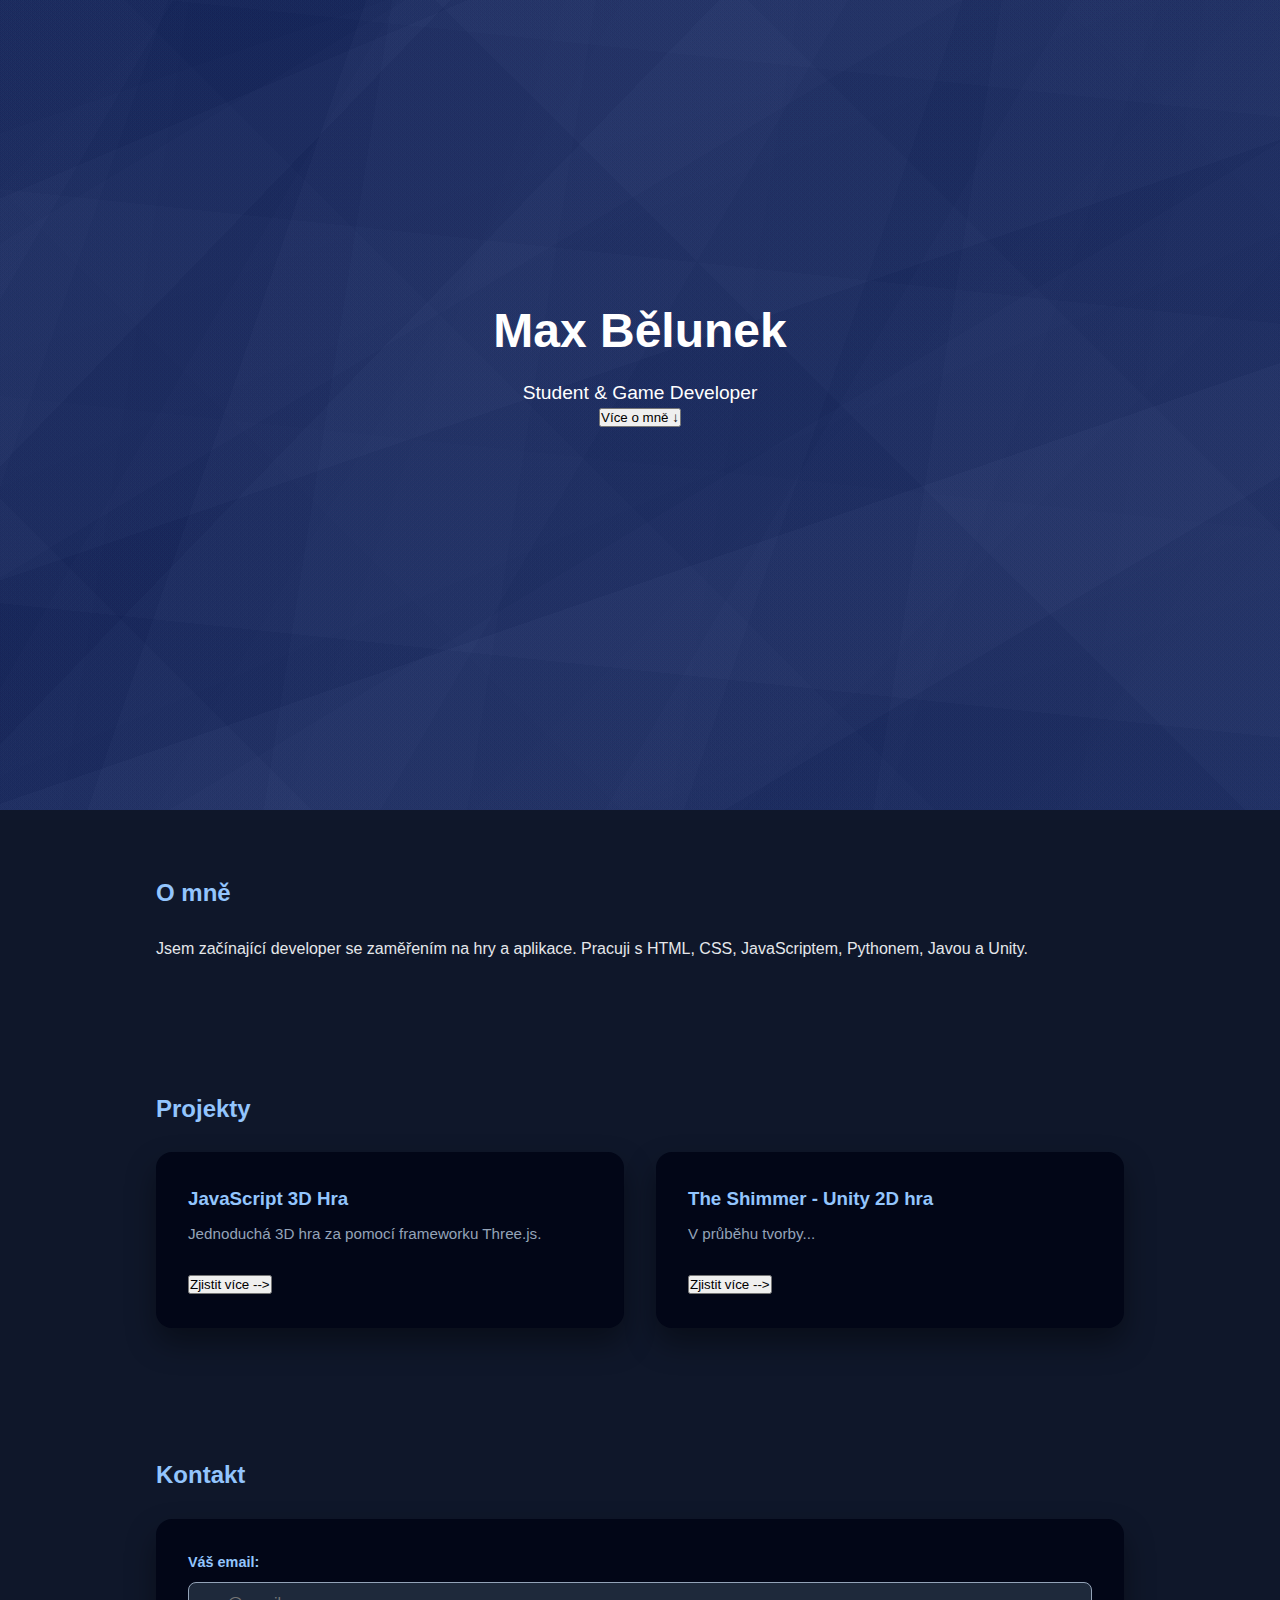
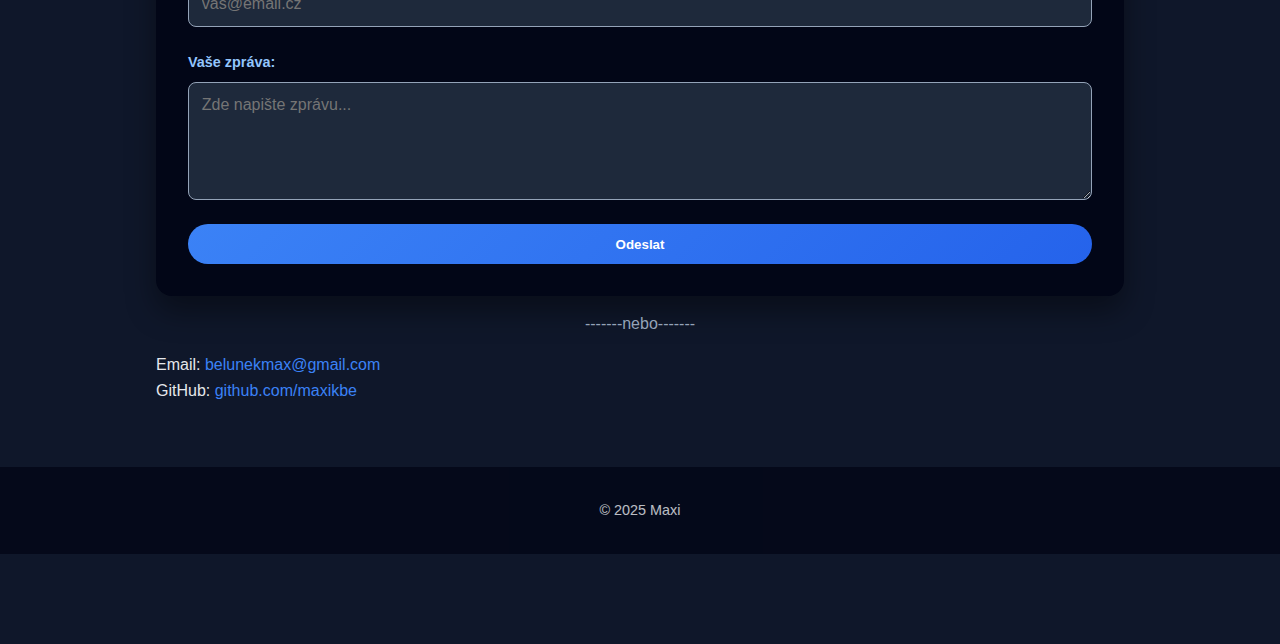
<file: index.html>
<!DOCTYPE html>
<html lang="cs">
    <head>
        <meta charset="UTF-8" />
        <meta name="viewport" content="width=device-width, initial-scale=1.0" />
        <title>Max Bělunek</title>
        <link rel="stylesheet" href="styles.css" />
        </head>
    <body>

        <header class="hero">
            <h1>Max Bělunek</h1>
            <p>Student & Game Developer</p>
            <button id="scrollBtn">Více o mně ↓</button>
        </header>

        <section id="about">
        <h2>O mně</h2>
            <p>
                Jsem začínající developer se zaměřením na hry a aplikace.
                Pracuji s HTML, CSS, JavaScriptem, Pythonem, Javou a Unity.
            </p>
        </section>

        <section id="projects">
        <h2>Projekty</h2>
            <div class="project-grid">
                <div class="project">
                    <h3>JavaScript 3D Hra</h3>
                    <p>Jednoduchá 3D hra za pomocí frameworku Three.js.</p>
                    <button>Zjistit více --></button>
                </div>
                <div class="project">
                    <h3>The Shimmer - Unity 2D hra</h3>
                    <p>V průběhu tvorby...</p>
                    <button>Zjistit více --></button>
                </div>
            </div>
        </section>

        <section id="contact">
            <h2>Kontakt</h2>

            <form action="https://formspree.io/f/mwvkdaag" method="POST" class="contact-form">
                <div class="form-group">
                    <label>Váš email:</label>
                    <input type="email" name="email" required placeholder="vas@email.cz">
                </div>
                <div class="form-group">
                    <label>Vaše zpráva:</label>
                    <textarea name="message" rows="5" required placeholder="Zde napište zprávu..."></textarea>
                </div>
                
                <input type="text" name="_gotcha" style="display:none">

                <button type="submit" class="submit-btn">Odeslat</button>
            </form>

            <p id="contact-breaker">-------nebo-------</p>

            <p>Email: <a href="mailto:belunekmax@gmail.com">belunekmax@gmail.com</a></p>
            <p>GitHub: <a href="#">github.com/maxikbe</a></p>
        </section>

        <footer>
            <p>© 2025 Maxi</p>
        </footer>

        <script src="index.js"></script>
    </body>
</html>
</file>
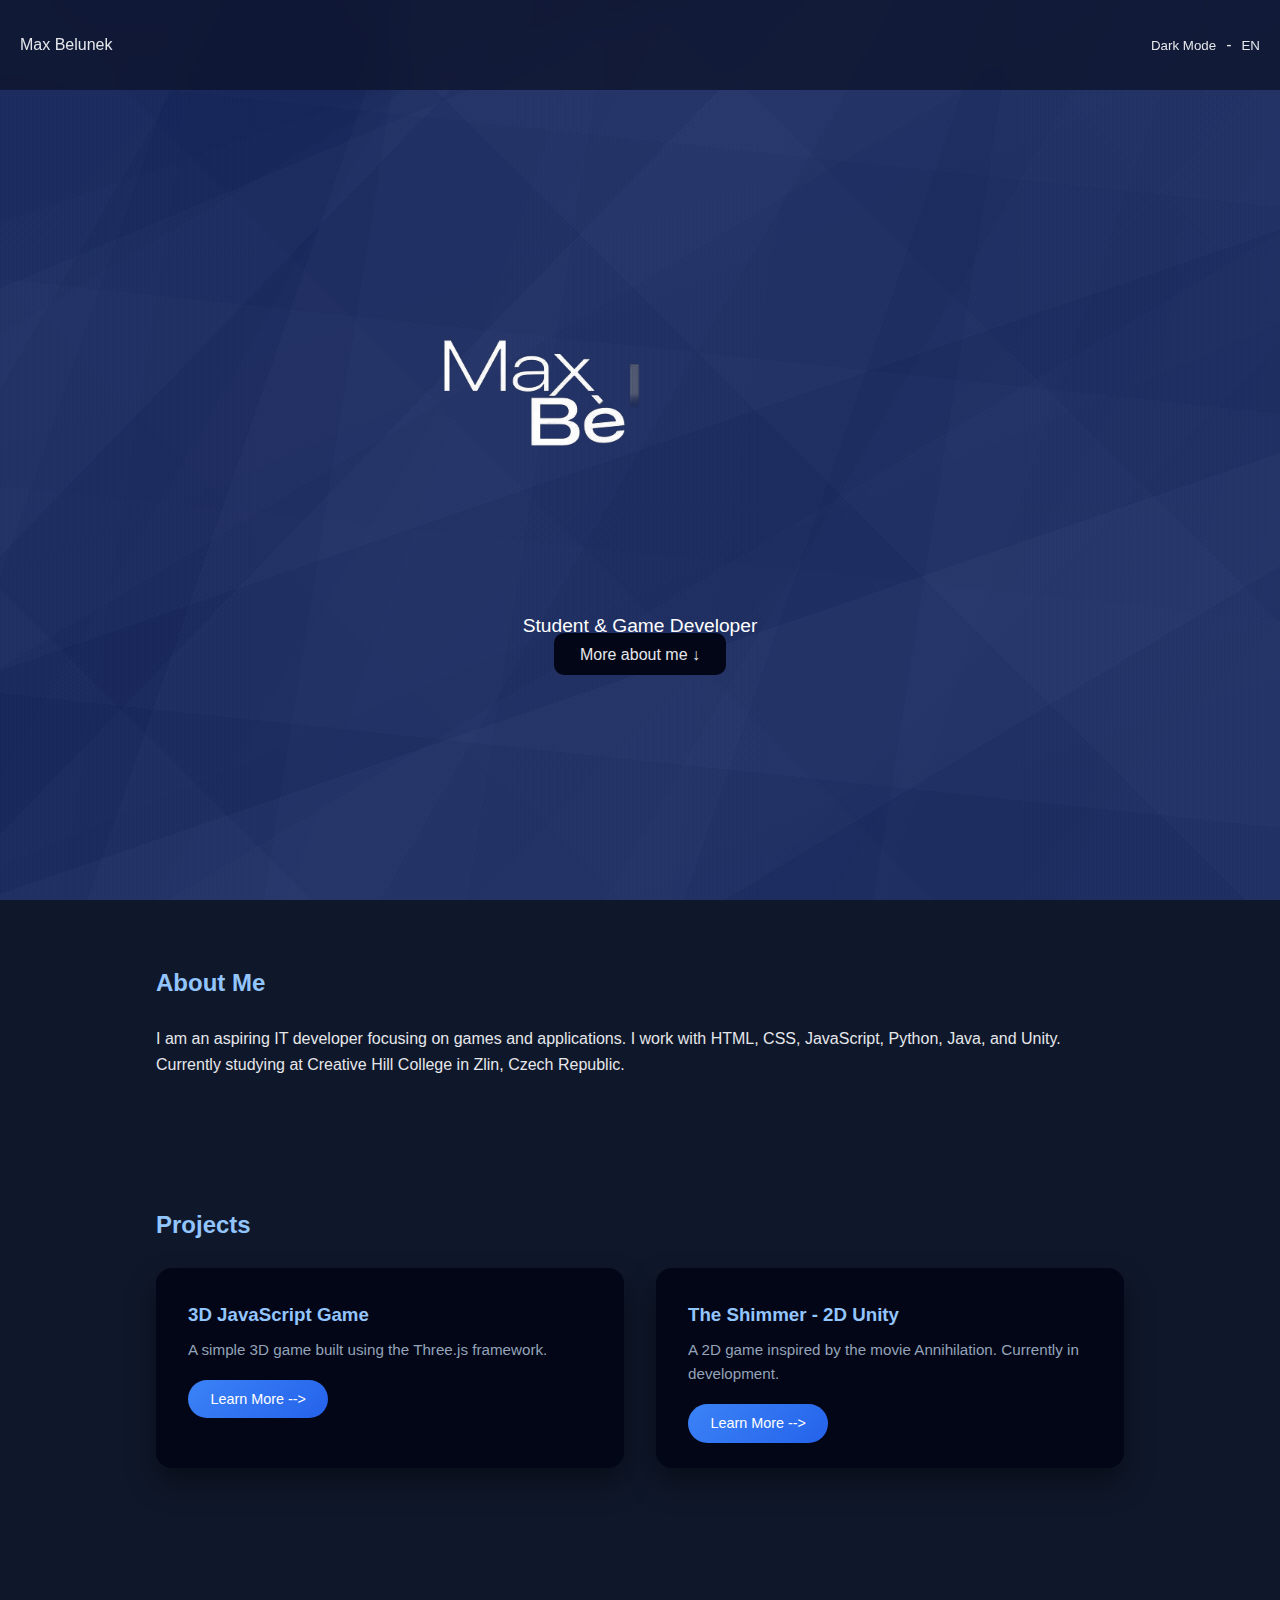
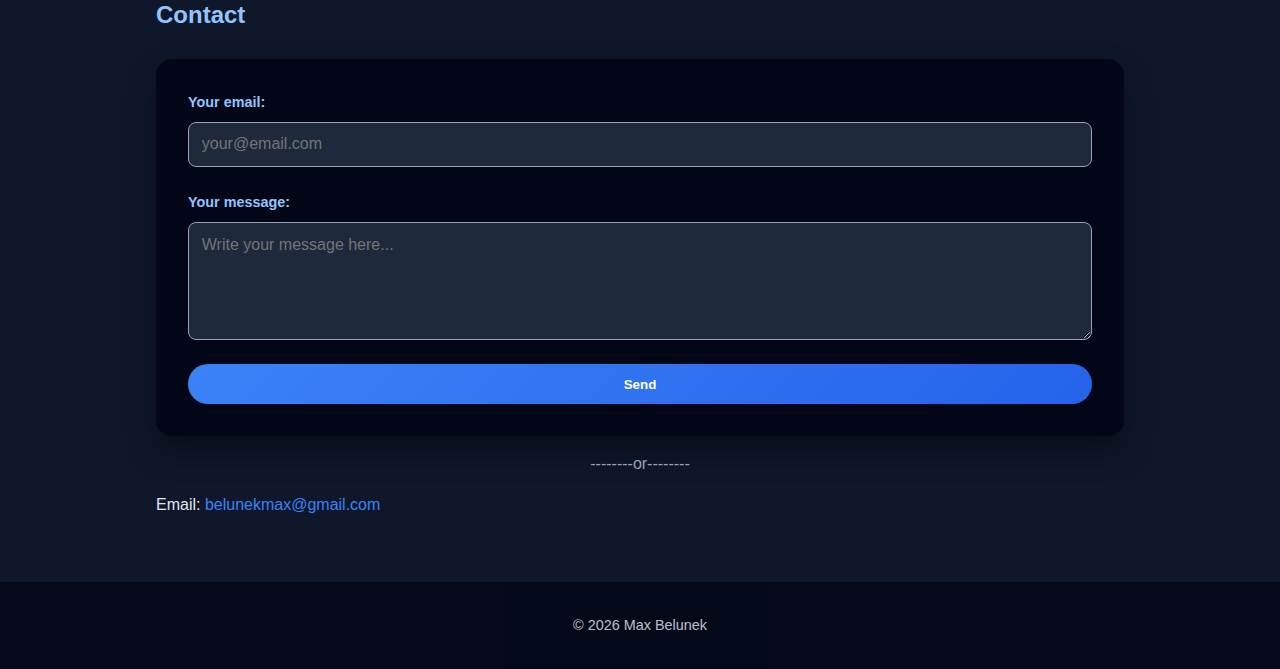
<file: en.html>
<!DOCTYPE html>
<html lang="en">
<head>
    <meta charset="UTF-8" />
    <meta name="viewport" content="width=device-width, initial-scale=1.0" />
    <title>Max Bělunek | Portfolio & Game Developer</title>
    <meta name="description" content="Max Belunek - Portfolio of a student and game developer specializing in Unity, JavaScript, and Java.">
    <meta name="keywords" content="Max Bělunek, game developer, herní vývojář, Unity, portfolio, Creative Hill College, CHC, Max, Belunek, Bělunek, IT">
    <link rel="canonical" href="https://belunekmax.me/en.html" />

    <meta property="og:description" content="Explore my projects in Unity and JavaScript." />
    <meta property="og:url" content="https://belunekmax.me/en.html" />
    <meta property="og:image" content="https://belunekmax.me/preview.png" />
    <meta property="og:image:type" content="image/png" />
    <meta property="og:image:width" content="1200" />
    <meta property="og:image:height" content="630" />
    <meta property="og:type" content="website" />

    <link rel="apple-touch-icon" sizes="180x180" href="apple-touch-icon.png">
    <link rel="icon" type="image/png" sizes="96x96" href="favicon-96x96.png">
    <link rel="icon" type="image/png" sizes="32x32" href="favicon-32x32.png">
    <link rel="icon" type="image/png" sizes="16x16" href="favicon-16x16.png">
    <link rel="icon" type="image/png" sizes="512x512" href="android-chrome-512x512.png">
    <link rel="icon" type="image/png" sizes="192x192" href="android-chrome-192x192.png">
    <link rel="icon" type="image/x-icon" href="favicon.ico">
    <link rel="manifest" href="site.webmanifest">

    <meta name="description" content="Portfolio of a student and game developer.">
    <link rel="alternate" hreflang="cs" href="https://belunekmax.me/index.html" />
    <link rel="alternate" hreflang="en" href="https://belunekmax.me/en.html" />
    <link rel="alternate" hreflang="x-default" href="https://belunekmax.me/index.html" />

    <link rel="stylesheet" href="styles.css" />
</head>
<body>
    <nav class="navigation-bar">
        <a href="en.html">Max Belunek</a>
        <div class="Changes-holder">
            <button id="theme-toggle">Light Mode</button>
            <p>-</p>
            <button id="language-change">EN</button>
        </div>
    </nav>
    <header class="hero">
        <h1  class="heroImageHolder">
            <picture>
                <source srcset="videos/MB-WhiteNew.webp" type="image/webp">
                <img src="videos/MB-White.png" alt="Max Bělunek" class="heroImageName">
            </picture>
        </h1>
        <p>Student & Game Developer</p>
        <div class="heroAholder"><a href="#about" id="scrollBtn">More about me ↓</a></div>
    </header>
    <section id="about">
        <h2>About Me</h2>
        <p>I am an aspiring IT developer focusing on games and applications. I work with HTML, CSS, JavaScript, Python, Java, and Unity.</p>
        <p>Currently studying at Creative Hill College in Zlin, Czech Republic.</p>
    </section>
    <section id="projects">
        <h2>Projects</h2>
        <div class="project-grid">
            <div class="project">
                <h3>3D JavaScript Game</h3>
                <p>A simple 3D game built using the Three.js framework.</p>
                <a href="JavaScript3DProject_en.html">Learn More --></a>
            </div>
            <div class="project">
                <h3>The Shimmer - 2D Unity</h3>
                <p>A 2D game inspired by the movie Annihilation. Currently in development.</p>
                <a href="TheShimmerUnity2D_en.html">Learn More --></a>
            </div>
        </div>
    </section>
    <section id="contact">
        <h2>Contact</h2>
        <form action="https://formspree.io/f/mwvkdaag" method="POST" class="contact-form">
            <div class="form-group">
                <label for="email-field">Your email:</label>
                <input type="email" id="email-field" name="email" required placeholder="your@email.com">
            </div>
            <div class="form-group">
                <label for="message-input">Your message:</label>
                <textarea id="message-input" name="message" rows="5" required placeholder="Write your message here..."></textarea>
            </div>
            <button type="submit" class="submit-btn">Send</button>
        </form>
        <p id="contact-breaker">--------or--------</p>
        <p>Email: <a href="mailto:belunekmax@gmail.com">belunekmax@gmail.com</a></p>
    </section>
    <footer>
        <p>© 2026 Max Belunek</p>
    </footer>
    <script src="index.js"></script>
</body>
</html>
</file>
<file: JavaScript3DHra.html>
<!DOCTYPE html>
<html lang="en">
<head>
    <meta charset="UTF-8">
    <meta name="viewport" content="width=device-width, initial-scale=1.0">
    <title>Max Bělunek</title>
    <link rel="stylesheet" href="/styles.css">
</head>
<body>
    <nav class="navigation-bar">
        <button id="theme-toggle">Light Mode</button>
    </nav>
    <script src="index.js"></script>
</body>
</html>
</file>
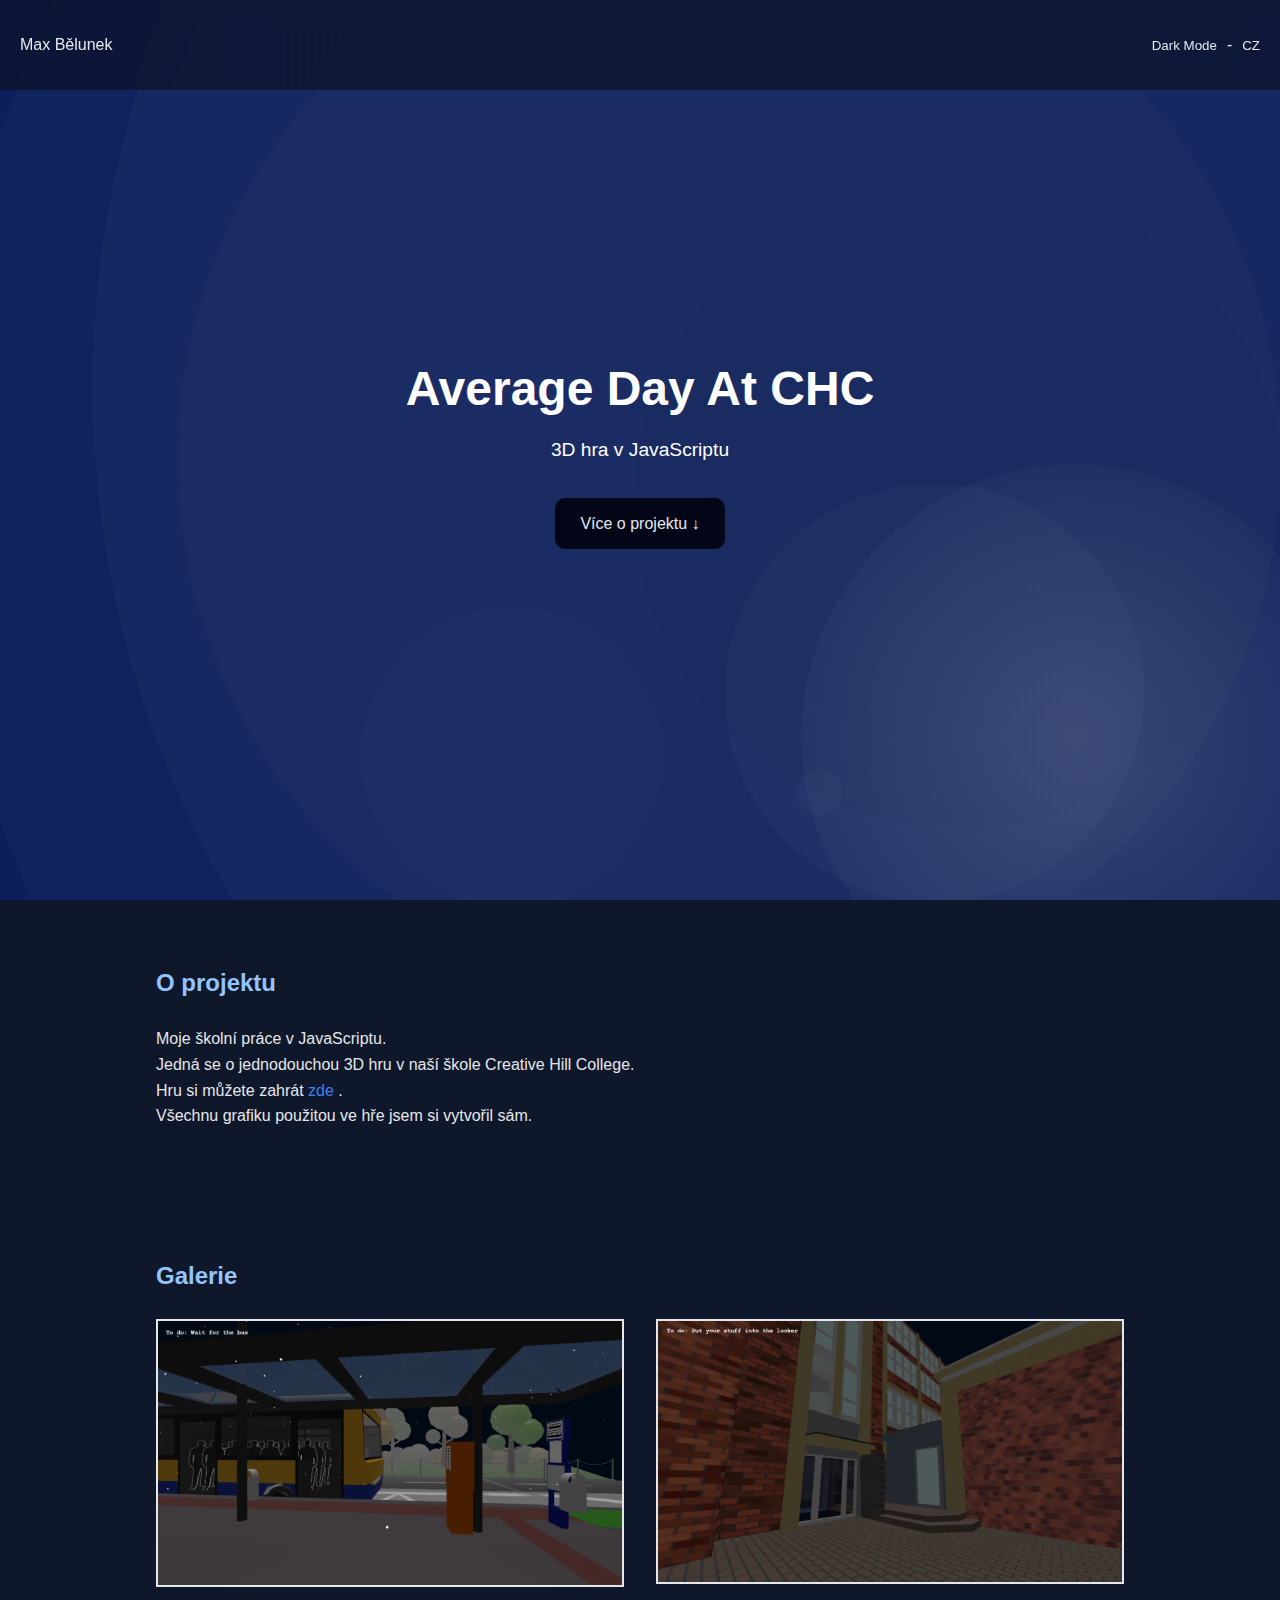
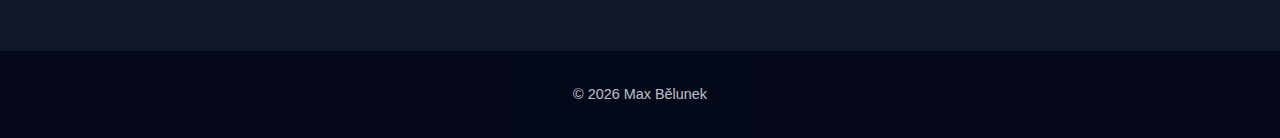
<file: JavaScript3DProject.html>
<!DOCTYPE html>
<html lang="en">
<head>
    <meta charset="UTF-8">
    <meta name="viewport" content="width=device-width, initial-scale=1.0">
    <title>Max Bělunek</title>
    <link rel="stylesheet" href="styles.css">
</head>
<body>
    <nav class="navigation-bar">
        <a href="index.html">Max Bělunek</a>
        <div class="Changes-holder">
            <button id="theme-toggle" data-key="themeBtnLight">Světlý Režim</button>
            <p>-</p>
            <button id="language-change">CZ</button>
        </div>
    </nav>
    <header class="hero projecthero">
        <h1>Average Day At CHC</h1>
        <p data-key="ProjectDesc1">3D hra v JavaScriptu</p>
        <a href="#about" id="scrollBtn" data-key="project1ScrollButton">Více o projektu ↓</a>
    </header>
    <section id="about">
        <h2 data-key="aboutProjectTitle">O projektu</h2>
        <p data-key="aboutProjectP1_1">
            Moje školní práce v JavaScriptu.
        </p>
        <p data-key="aboutProjectP1_2">
            Jedná se o jednodouchou 3D hru v naší škole Creative Hill College.
        </p>
        <span data-key="aboutProjectP1_3"> 
            Hru si můžete zahrát
        </span>
        <a data-key="moreInfo" href="https://maxikbe.github.io/AverageDayAtCHC/" target="_blank">zde</a>
        <span>.</span>
        <p data-key="aboutProjectP1_4"> 
            Všechnu grafiku použitou ve hře jsem si vytvořil sám.
        </p>
    </section>
    <section id="projects">
        <h2 data-key="imageProjectTitle">Galerie</h2>
        <div class="project-grid">
            <img src="imgs/project1-1.png" alt="">
            <img src="imgs/project1-2.png" alt="">
        </div>
    </section>
    <footer>
        <p>© 2026 Max Bělunek</p>
    </footer>
    <div id="imageModal" class="modal">
        <span class="close-modal">&times;</span>
        <img class="modal-content" id="imgFull">
    </div>
    <script src="index.js"></script>
</body>
</html>
</file>
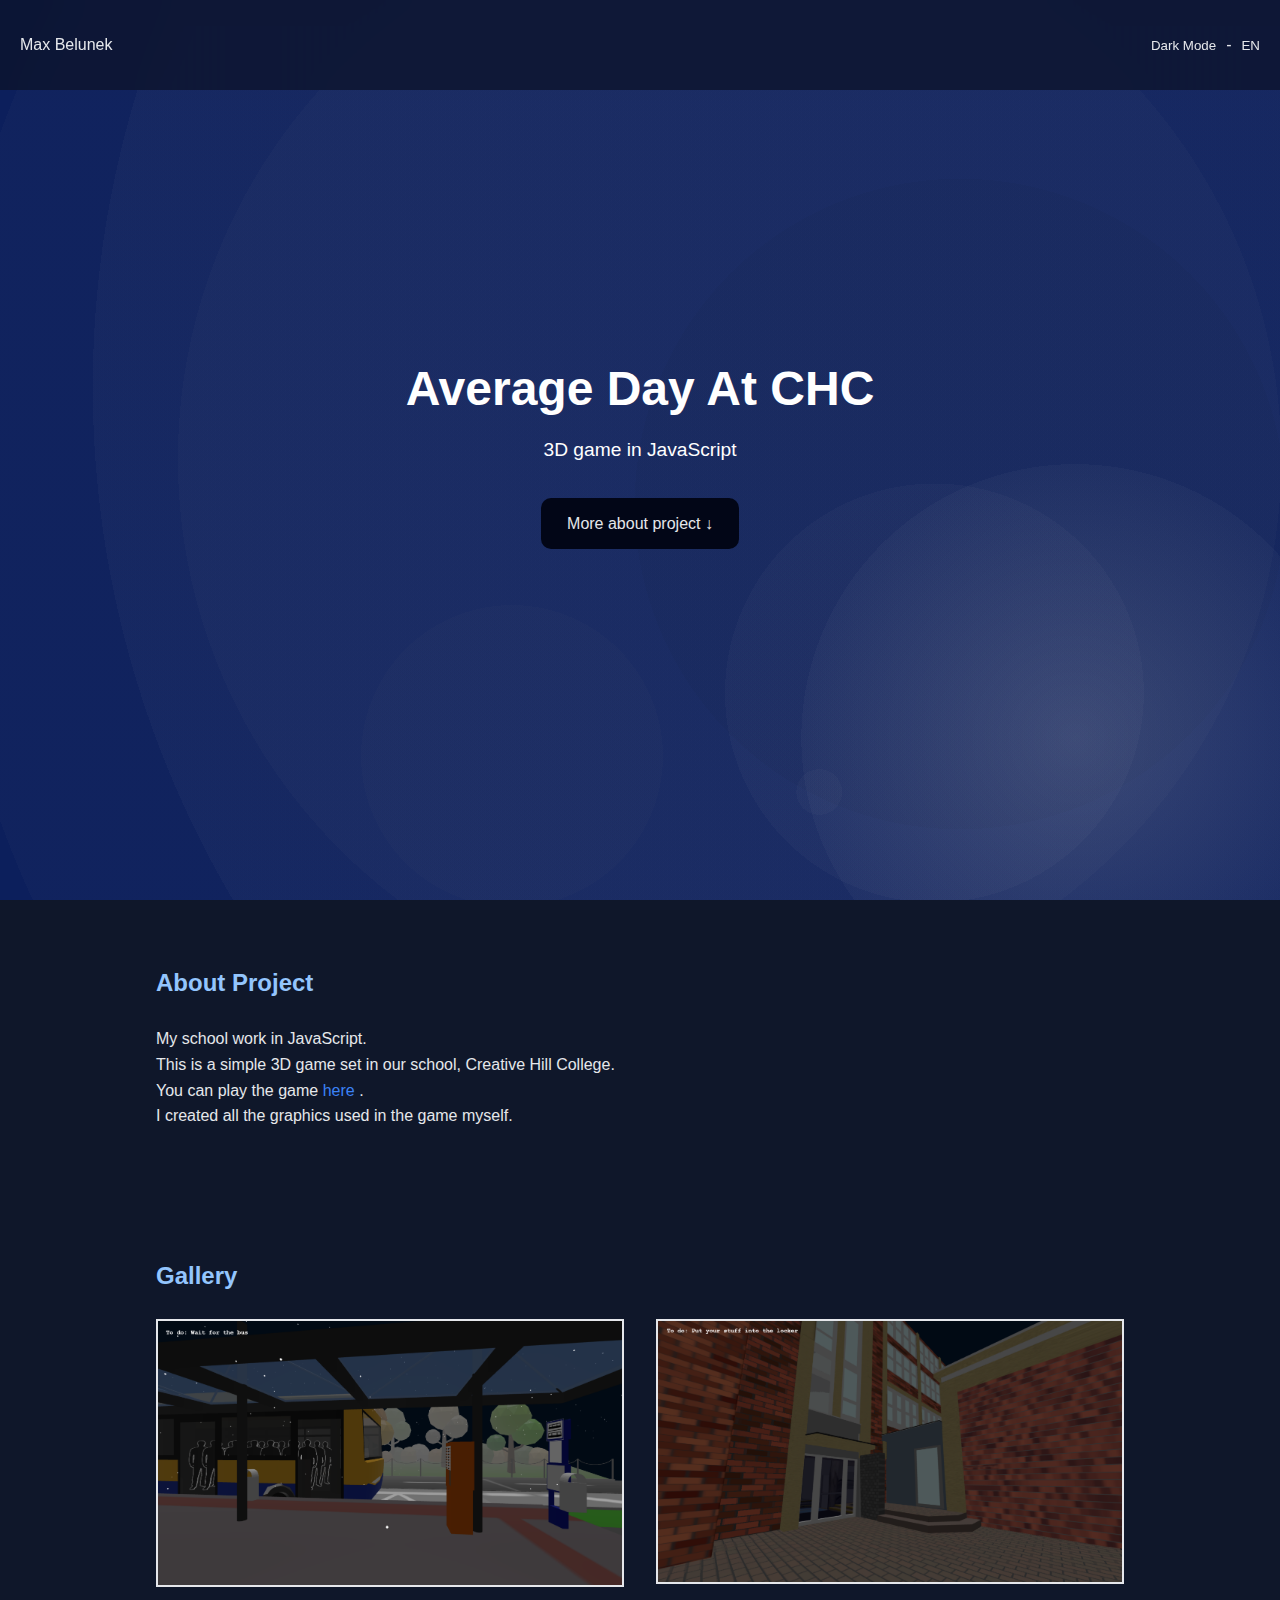
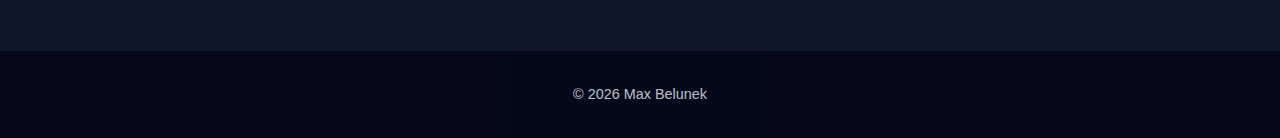
<file: JavaScript3DProject_en.html>
<!DOCTYPE html>
<html lang="en">
<head>
    <meta charset="UTF-8">
    <meta name="viewport" content="width=device-width, initial-scale=1.0">
    <title>Average Day At CHC | Max Belunek</title>
    <link rel="alternate" hreflang="cs" href="https://belunekmax.me/JavaScript3DProject.html" />
    <link rel="alternate" hreflang="en" href="https://belunekmax.me/JavaScript3DProject_en.html" />
    <link rel="icon" type="image/x-icon" href="favicon.ico">
    <link rel="stylesheet" href="styles.css">
</head>
<body>
    <nav class="navigation-bar">
        <a href="en.html">Max Belunek</a>
        <div class="Changes-holder">
            <button id="theme-toggle">Light Mode</button>
            <p>-</p>
            <button id="language-change">EN</button>
        </div>
    </nav>
    <header class="hero projecthero">
        <h1>Average Day At CHC</h1>
        <p>3D game in JavaScript</p>
        <a href="#about" id="scrollBtn">More about project ↓</a>
    </header>
    <section id="about">
        <h2>About Project</h2>
        <p>My school work in JavaScript.</p>
        <p>This is a simple 3D game set in our school, Creative Hill College.</p>
        <span>You can play the game </span>
        <a href="https://maxikbe.github.io/AverageDayAtCHC/" target="_blank">here</a>
        <span>.</span>
        <p>I created all the graphics used in the game myself.</p>
    </section>
    <section id="projects">
        <h2>Gallery</h2>
        <div class="project-grid">
            <img src="imgs/project1-1.png" alt="Screenshot 1">
            <img src="imgs/project1-2.png" alt="Screenshot 2">
        </div>
    </section>
    <footer>
        <p>© 2026 Max Belunek</p>
    </footer>
    <script src="index.js"></script>
</body>
</html>
</file>
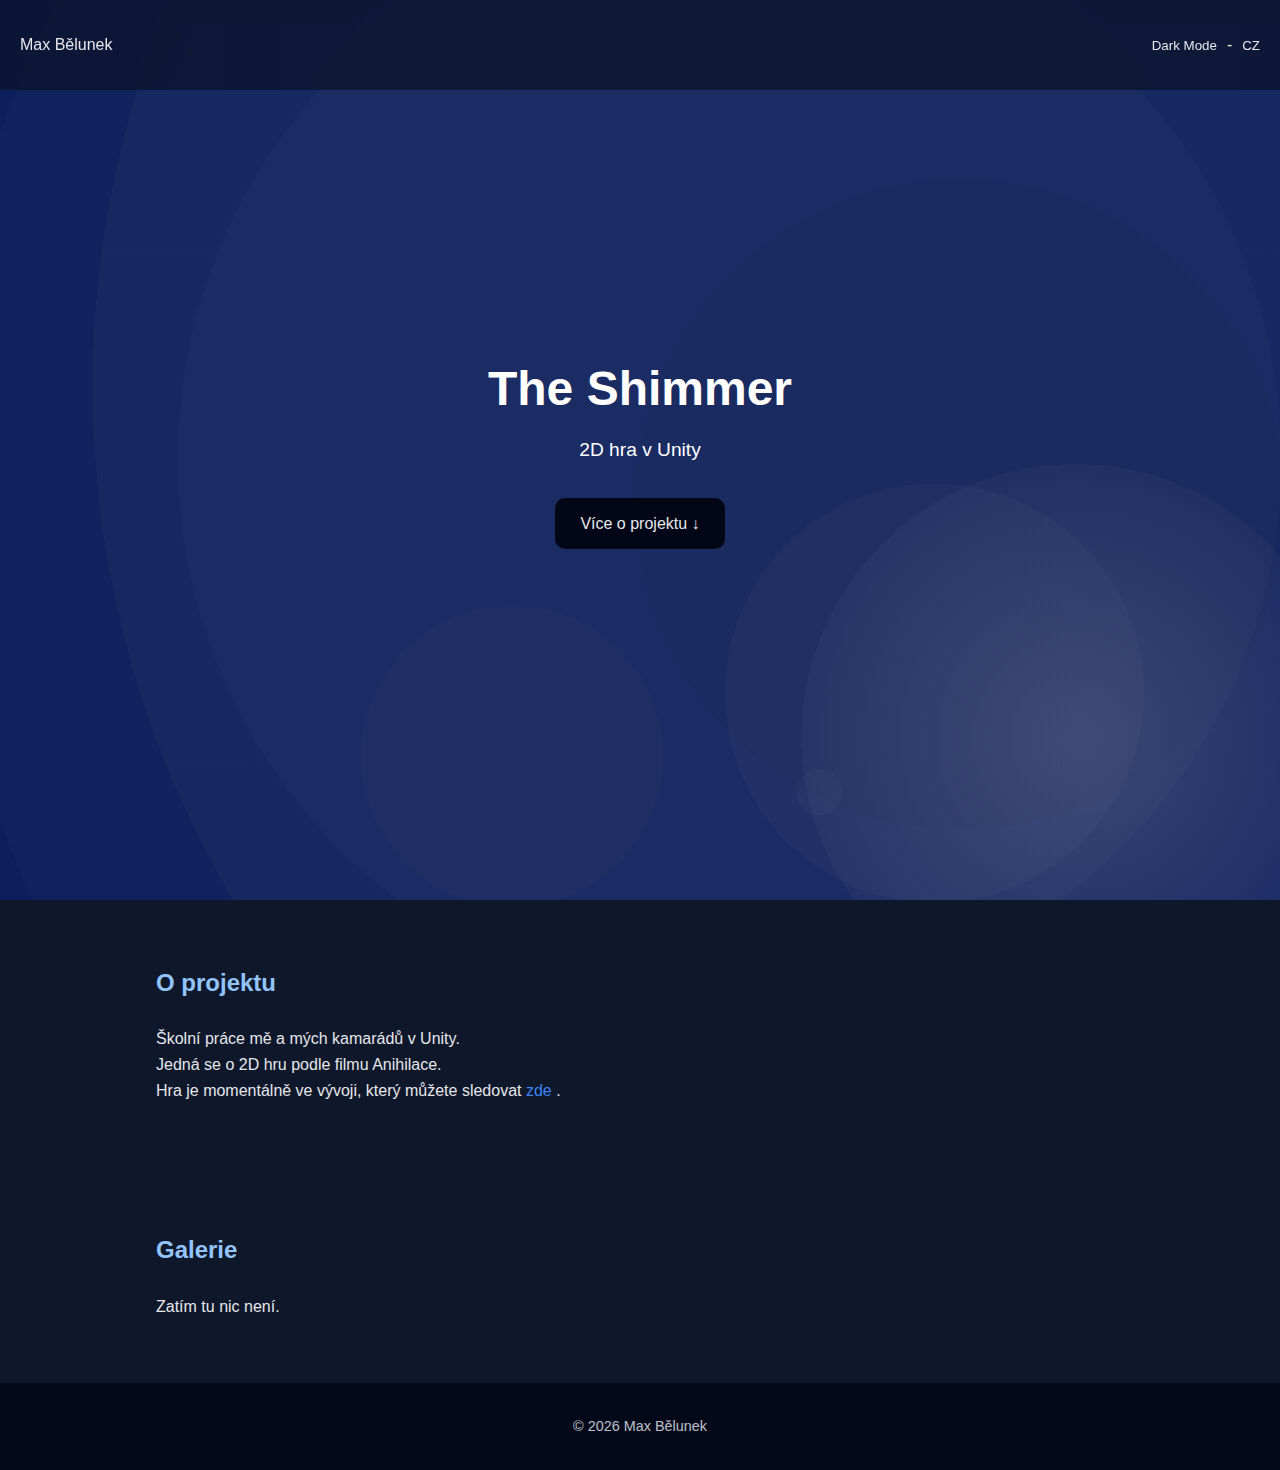
<file: TheShimmerUnity2D.html>
<!DOCTYPE html>
<html lang="en">
<head>
    <meta charset="UTF-8">
    <meta name="viewport" content="width=device-width, initial-scale=1.0">
    <title>Max Bělunek</title>
    <link rel="stylesheet" href="styles.css">
</head>
<body>
    <nav class="navigation-bar">
        <a href="index.html">Max Bělunek</a>
        <div class="Changes-holder">
            <button id="theme-toggle" data-key="themeBtnLight">Světlý Režim</button>
            <p>-</p>
            <button id="language-change">CZ</button>
        </div>
    </nav>
    <header class="hero projecthero">
        <h1>The Shimmer</h1>
        <p data-key="ProjectDesc2">2D hra v Unity</p>
        <a href="#about" id="scrollBtn" data-key="project1ScrollButton">Více o projektu ↓</a>
    </header>
    <section id="about">
        <h2 data-key="aboutProjectTitle">O projektu</h2>
        <p data-key="aboutProjectP2_1">
            Školní práce mě a mých kamarádů v Unity.
        </p>
        <p data-key="aboutProjectP2_2">
            Jedná se o 2D hru podle filmu Anihilace.
        </p>
        <span data-key="aboutProjectP2_3"> 
            Hra je momentálně ve vývoji, který můžete sledovat
        </span>
        <a data-key="moreInfo" href="https://github.com/maxikbe/TheShimmer" target="_blank">zde</a>
        <span>.</span>
    </section>
    <section id="projects">
        <h2 data-key="imageProjectTitle">Galerie</h2>
        <div class="project-grid">
            <p data-key="emptySpace">Zatím tu nic není.</p>
        </div>
    </section>
    <footer>
        <p>© 2026 Max Bělunek</p>
    </footer>
    <div id="imageModal" class="modal">
        <span class="close-modal">&times;</span>
        <img class="modal-content" id="imgFull">
    </div>
    <script src="index.js"></script>
</body>
</html>
</file>
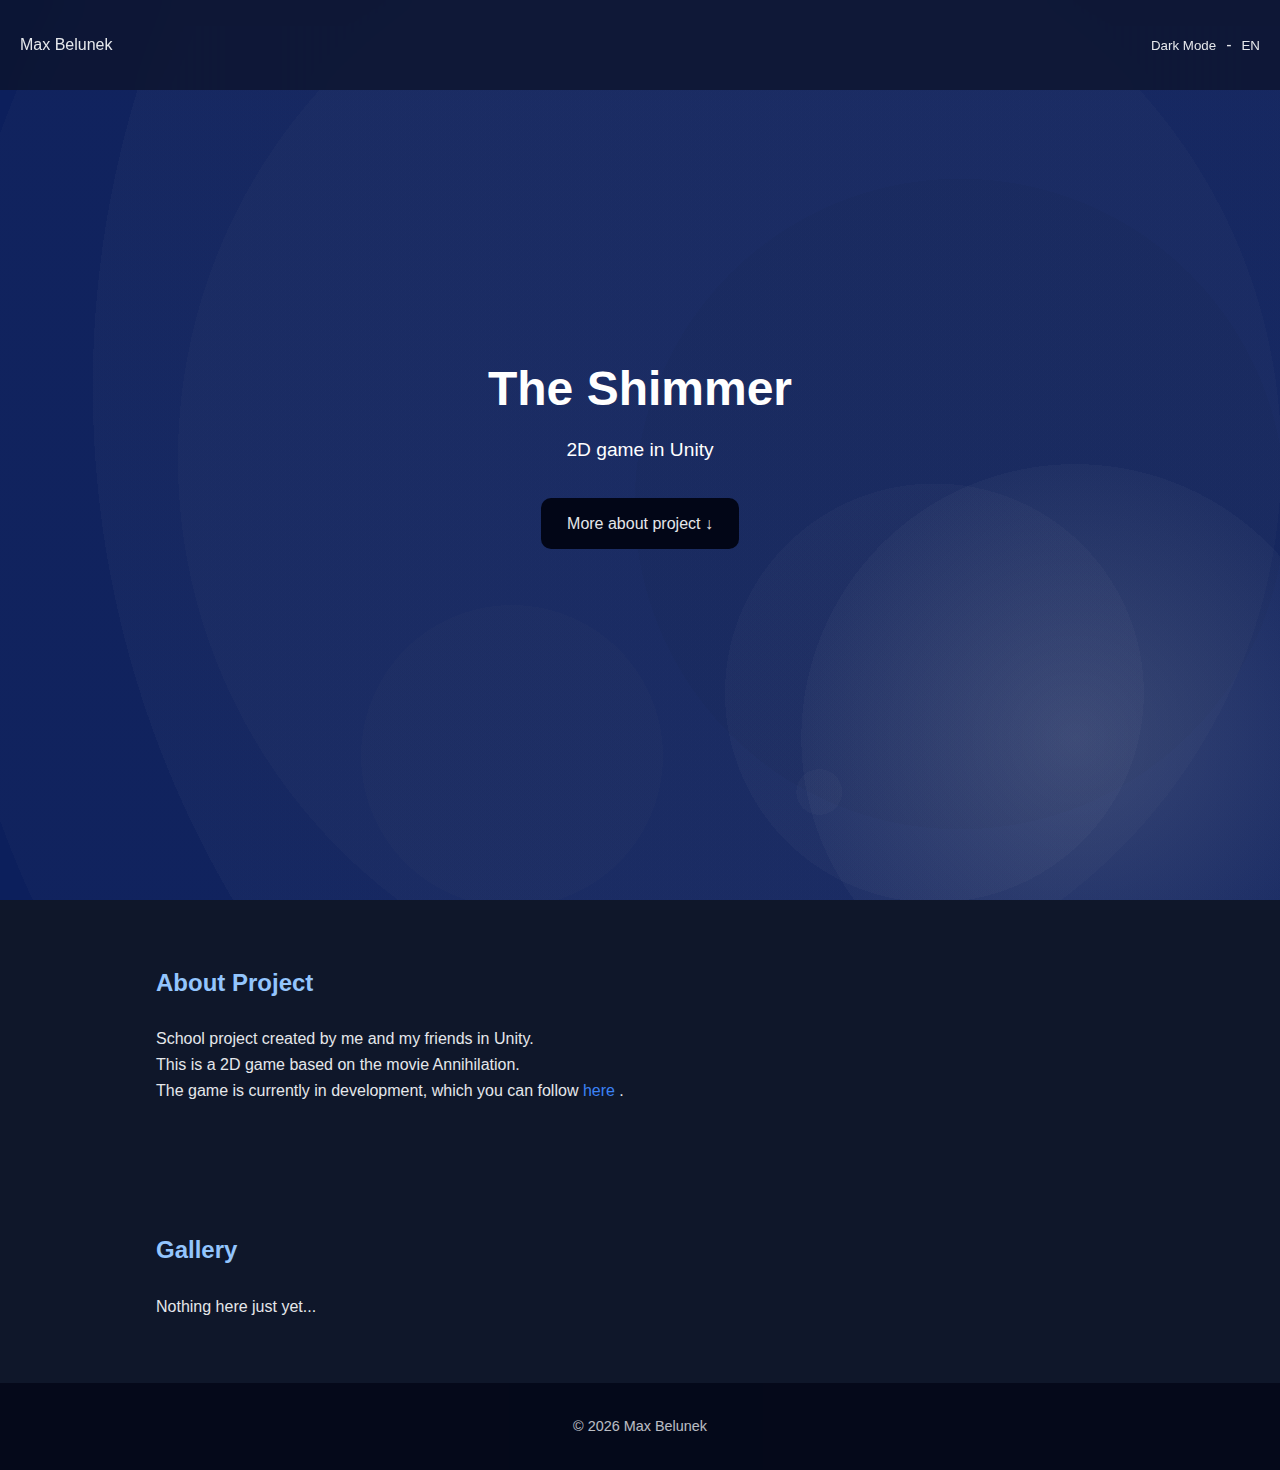
<file: TheShimmerUnity2D_en.html>
<!DOCTYPE html>
<html lang="en">
<head>
    <meta charset="UTF-8">
    <meta name="viewport" content="width=device-width, initial-scale=1.0">
    <title>The Shimmer | Max Belunek</title>
    <link rel="alternate" hreflang="cs" href="https://belunekmax.me/TheShimmerUnity2D.html" />
    <link rel="alternate" hreflang="en" href="https://belunekmax.me/TheShimmerUnity2D_en.html" />
    <link rel="icon" type="image/x-icon" href="favicon.ico">
    <link rel="stylesheet" href="styles.css">
</head>
<body>
    <nav class="navigation-bar">
        <a href="en.html">Max Belunek</a>
        <div class="Changes-holder">
            <button id="theme-toggle">Light Mode</button>
            <p>-</p>
            <button id="language-change">EN</button>
        </div>
    </nav>
    <header class="hero projecthero">
        <h1>The Shimmer</h1>
        <p>2D game in Unity</p>
        <a href="#about" id="scrollBtn">More about project ↓</a>
    </header>
    <section id="about">
        <h2>About Project</h2>
        <p>School project created by me and my friends in Unity.</p>
        <p>This is a 2D game based on the movie Annihilation.</p>
        <span>The game is currently in development, which you can follow </span>
        <a href="https://github.com/maxikbe/TheShimmer" target="_blank">here</a>
        <span>.</span>
    </section>
    <section id="projects">
        <h2>Gallery</h2>
        <div class="project-grid">
            <p>Nothing here just yet...</p>
        </div>
    </section>
    <footer>
        <p>© 2026 Max Belunek</p>
    </footer>
    <script src="index.js"></script>
</body>
</html>
</file>
<file: styles.css>
/* Color Palettes */
:root {
  /* Dark Mode (Default) */
  --bg-main: #0f172a;
  --bg-card: #020617;
  --bg-input: #1e293b;
  --text-main: #e5e7eb;
  --text-muted: #94a3b8;
  --accent-primary: #3b82f6;
  --accent-secondary: #2563eb;
  --heading-color: #93c5fd;
  --shadow: rgba(0, 0, 0, 0.4);
  --bg-nav: #0c1329c1;
  --gradient-main: #0c1f5c;
}

[data-theme="light"]{
  /* Light Mode */
  --bg-main: #f8fafc;
  --bg-card: #ffffff;
  --bg-input: #f1f5f9;
  --text-main: #1e293b;
  --text-muted: #64748b;
  --accent-primary: #2563eb;
  --accent-secondary: #1d4ed8;
  --heading-color: #071545;
  --shadow: rgba(0, 0, 0, 0.1);
  --bg-nav: #ffffffc1;
  --gradient-main: #2988e0;
}

* {
  margin: 0;
  padding: 0;
  box-sizing: border-box;
  font-family: Arial, Helvetica, sans-serif;
  scroll-behavior: smooth;
}

body {
  background: var(--bg-main);
  color: var(--text-main);
  line-height: 1.6;
  transition: background 0.3s, color 0.3s;
}

.heroImageHolder{
  margin-top: -80px;
  width: 100%;
  position: relative;
  top: 70px;
  height: 50vh;
}

.heroImageName{
  width: 100%;
  max-width: 600px;
  height: auto;
  display: block;
  margin: 0 auto;
}

.navigation-bar{
  padding: 10px;
  display: flex;
  justify-content: space-between;
  align-items: center;
  position: sticky;
  top: 0;
  height: 10vh;
  background: var(--bg-nav);
  z-index: 1000;
  backdrop-filter: blur(10px);
}

.navigation-bar a, .navigation-bar button{
  color: var(--text-main);
  margin: 0px 10px;
  border: none;
  background: fixed;
}

.hero {
  min-height: calc(100vh);
  margin-top: -10vh;
  background-image: linear-gradient(161deg, rgba(121, 121, 121, 0.02) 0%, rgba(121, 121, 121, 0.02) 16.667%,rgba(193, 193, 193, 0.02) 16.667%, rgba(193, 193, 193, 0.02) 33.334%,rgba(177, 177, 177, 0.02) 33.334%, rgba(177, 177, 177, 0.02) 50.001000000000005%,rgba(5, 5, 5, 0.02) 50.001%, rgba(5, 5, 5, 0.02) 66.668%,rgba(229, 229, 229, 0.02) 66.668%, rgba(229, 229, 229, 0.02) 83.33500000000001%,rgba(211, 211, 211, 0.02) 83.335%, rgba(211, 211, 211, 0.02) 100.002%),linear-gradient(45deg, rgba(223, 223, 223, 0.02) 0%, rgba(223, 223, 223, 0.02) 14.286%,rgba(70, 70, 70, 0.02) 14.286%, rgba(70, 70, 70, 0.02) 28.572%,rgba(109, 109, 109, 0.02) 28.572%, rgba(109, 109, 109, 0.02) 42.858%,rgba(19, 19, 19, 0.02) 42.858%, rgba(19, 19, 19, 0.02) 57.144%,rgba(180, 180, 180, 0.02) 57.144%, rgba(180, 180, 180, 0.02) 71.42999999999999%,rgba(63, 63, 63, 0.02) 71.43%, rgba(63, 63, 63, 0.02) 85.71600000000001%,rgba(87, 87, 87, 0.02) 85.716%, rgba(87, 87, 87, 0.02) 100.002%),linear-gradient(337deg, rgba(142, 142, 142, 0.02) 0%, rgba(142, 142, 142, 0.02) 20%,rgba(164, 164, 164, 0.02) 20%, rgba(164, 164, 164, 0.02) 40%,rgba(203, 203, 203, 0.02) 40%, rgba(203, 203, 203, 0.02) 60%,rgba(228, 228, 228, 0.02) 60%, rgba(228, 228, 228, 0.02) 80%,rgba(54, 54, 54, 0.02) 80%, rgba(54, 54, 54, 0.02) 100%),linear-gradient(314deg, rgba(187, 187, 187, 0.02) 0%, rgba(187, 187, 187, 0.02) 12.5%,rgba(170, 170, 170, 0.02) 12.5%, rgba(170, 170, 170, 0.02) 25%,rgba(214, 214, 214, 0.02) 25%, rgba(214, 214, 214, 0.02) 37.5%,rgba(187, 187, 187, 0.02) 37.5%, rgba(187, 187, 187, 0.02) 50%,rgba(190, 190, 190, 0.02) 50%, rgba(190, 190, 190, 0.02) 62.5%,rgba(6, 6, 6, 0.02) 62.5%, rgba(6, 6, 6, 0.02) 75%,rgba(206, 206, 206, 0.02) 75%, rgba(206, 206, 206, 0.02) 87.5%,rgba(171, 171, 171, 0.02) 87.5%, rgba(171, 171, 171, 0.02) 100%),linear-gradient(300deg, rgba(243, 243, 243, 0.01) 0%, rgba(243, 243, 243, 0.01) 12.5%,rgba(209, 209, 209, 0.01) 12.5%, rgba(209, 209, 209, 0.01) 25%,rgba(179, 179, 179, 0.01) 25%, rgba(179, 179, 179, 0.01) 37.5%,rgba(3, 3, 3, 0.01) 37.5%, rgba(3, 3, 3, 0.01) 50%,rgba(211, 211, 211, 0.01) 50%, rgba(211, 211, 211, 0.01) 62.5%,rgba(151, 151, 151, 0.01) 62.5%, rgba(151, 151, 151, 0.01) 75%,rgba(16, 16, 16, 0.01) 75%, rgba(16, 16, 16, 0.01) 87.5%,rgba(242, 242, 242, 0.01) 87.5%, rgba(242, 242, 242, 0.01) 100%),linear-gradient(6deg, rgba(31, 31, 31, 0.02) 0%, rgba(31, 31, 31, 0.02) 20%,rgba(193, 193, 193, 0.02) 20%, rgba(193, 193, 193, 0.02) 40%,rgba(139, 139, 139, 0.02) 40%, rgba(139, 139, 139, 0.02) 60%,rgba(14, 14, 14, 0.02) 60%, rgba(14, 14, 14, 0.02) 80%,rgba(122, 122, 122, 0.02) 80%, rgba(122, 122, 122, 0.02) 100%),linear-gradient(279deg, rgba(190, 190, 190, 0.02) 0%, rgba(190, 190, 190, 0.02) 14.286%,rgba(160, 160, 160, 0.02) 14.286%, rgba(160, 160, 160, 0.02) 28.572%,rgba(23, 23, 23, 0.02) 28.572%, rgba(23, 23, 23, 0.02) 42.858%,rgba(60, 60, 60, 0.02) 42.858%, rgba(60, 60, 60, 0.02) 57.144%,rgba(149, 149, 149, 0.02) 57.144%, rgba(149, 149, 149, 0.02) 71.42999999999999%,rgba(4, 4, 4, 0.02) 71.43%, rgba(4, 4, 4, 0.02) 85.71600000000001%,rgba(50, 50, 50, 0.02) 85.716%, rgba(50, 50, 50, 0.02) 100.002%),linear-gradient(109deg, rgba(124, 124, 124, 0.03) 0%, rgba(124, 124, 124, 0.03) 12.5%,rgba(61, 61, 61, 0.03) 12.5%, rgba(61, 61, 61, 0.03) 25%,rgba(187, 187, 187, 0.03) 25%, rgba(187, 187, 187, 0.03) 37.5%,rgba(207, 207, 207, 0.03) 37.5%, rgba(207, 207, 207, 0.03) 50%,rgba(206, 206, 206, 0.03) 50%, rgba(206, 206, 206, 0.03) 62.5%,rgba(118, 118, 118, 0.03) 62.5%, rgba(118, 118, 118, 0.03) 75%,rgba(89, 89, 89, 0.03) 75%, rgba(89, 89, 89, 0.03) 87.5%,rgba(96, 96, 96, 0.03) 87.5%, rgba(96, 96, 96, 0.03) 100%),linear-gradient(329deg, rgba(35, 35, 35, 0.02) 0%, rgba(35, 35, 35, 0.02) 20%,rgba(246, 246, 246, 0.02) 20%, rgba(246, 246, 246, 0.02) 40%,rgba(118, 118, 118, 0.02) 40%, rgba(118, 118, 118, 0.02) 60%,rgba(245, 245, 245, 0.02) 60%, rgba(245, 245, 245, 0.02) 80%,rgba(140, 140, 140, 0.02) 80%, rgba(140, 140, 140, 0.02) 100%),linear-gradient(90deg, var(--gradient-main),var(--gradient-main));
  display: flex;
  flex-direction: column;
  justify-content: center;
  align-items: center;
  text-align: center;
  color: #ffffff;
}

.projecthero{
  background-image: radial-gradient(circle at 84% 82%, rgba(217, 217, 217, 0.164) 0%, rgba(217, 217, 217,0.03) 21%,transparent 21%, transparent 100%),radial-gradient(circle at 75% 56%, rgba(3, 3, 3,0.03) 0%, rgba(3, 3, 3,0.03) 30%,transparent 30%, transparent 100%),radial-gradient(circle at 74% 53%, rgba(153, 153, 153,0.03) 0%, rgba(153, 153, 153,0.03) 95%,transparent 95%, transparent 100%),radial-gradient(circle at 86% 43%, rgba(209, 209, 209,0.03) 0%, rgba(209, 209, 209,0.03) 83%,transparent 83%, transparent 100%),radial-gradient(circle at 64% 88%, rgba(192, 192, 192,0.03) 0%, rgba(192, 192, 192,0.03) 2%,transparent 2%, transparent 100%),radial-gradient(circle at 73% 77%, rgba(205, 205, 205,0.03) 0%, rgba(205, 205, 205,0.03) 18%,transparent 18%, transparent 100%),radial-gradient(circle at 57% 51%, rgba(161, 161, 161,0.03) 0%, rgba(161, 161, 161,0.03) 64%,transparent 64%, transparent 100%),radial-gradient(circle at 40% 84%, rgba(115, 115, 115,0.03) 0%, rgba(115, 115, 115,0.03) 14%,transparent 14%, transparent 100%),linear-gradient(90deg, var(--gradient-main),var(--gradient-main));
}

.project-grid img{
  width: 100%;
  border: var(--text-main) 2px solid;
}

.hero h1 {
  font-size: 3rem;
}

.hero p {
  margin-top: 0.5rem;
  font-size: 1.2rem;
}

.hero a {
  margin-top: 2rem;
  padding: 0.8rem 1.6rem;
  border: none;
  border-radius: 10px;
  background: #020617;
  color: #e5e7eb;
  font-size: 1rem;
  cursor: pointer;
  transition: transform 0.2s, background 0.2s;
}

.hero a:hover {
  transform: translateY(-2px);
  background: #020617cc;
}

section {
  max-width: 1000px;
  margin: auto;
  padding: 4rem 1rem;
}

h2 {
  margin-bottom: 1.5rem;
  color: var(--heading-color);
}

.project-grid {
  display: grid;
  grid-template-columns: repeat(auto-fit, minmax(260px, 1fr));
  gap: 2rem;
}

.project {
  background: var(--bg-card);
  padding: 2rem;
  border-radius: 16px;
  box-shadow: 0 15px 30px var(--shadow);
  transition: transform 0.25s, box-shadow 0.25s;
}

.project:hover {
  transform: translateY(-6px);
  box-shadow: 0 25px 40px var(--shadow);
}

.project h3 {
  margin-bottom: 0.5rem;
  color: var(--heading-color);
}

.project p {
  margin-bottom: 1.5rem;
  font-size: 0.95rem;
  color: var(--text-muted);
}

.project a {
  padding: 0.7rem 1.4rem;
  border: none;
  border-radius: 999px;
  background: linear-gradient(135deg, var(--accent-primary), var(--accent-secondary));
  color: white;
  font-size: 0.9rem;
  cursor: pointer;
  transition: transform 0.2s, box-shadow 0.2s;
}

.project a:hover {
  transform: scale(1.05);
  box-shadow: 0 10px 20px rgba(59, 130, 246, 0.5);
}

a {
  color: var(--accent-primary);
  text-decoration: none;
}

.project a:hover, .hero a:hover{
  text-decoration: underline;
}

footer {
  background: var(--bg-card);
  text-align: center;
  padding: 2rem;
  font-size: 0.9rem;
  opacity: 0.8;
}

.contact-container {
  display: grid;
  grid-template-columns: repeat(auto-fit, minmax(300px, 1fr));
  gap: 3rem;
  margin-top: 2rem;
}

.contact-form {
  background: var(--bg-card);
  padding: 2rem;
  border-radius: 16px;
  box-shadow: 0 15px 30px var(--shadow);
  display: flex;
  flex-direction: column;
  gap: 1.5rem;
}

.form-group {
  display: flex;
  flex-direction: column;
  gap: 0.5rem;
  text-align: left;
}

.form-group label {
  color: var(--heading-color);
  font-size: 0.9rem;
  font-weight: bold;
}

.contact-form input, 
.contact-form textarea {
  background: var(--bg-input);
  border: 1px solid var(--text-muted);
  border-radius: 8px;
  padding: 0.8rem;
  color: var(--text-main);
  font-size: 1rem;
  outline: none;
  transition: border-color 0.2s;
}

.contact-form input:focus, 
.contact-form textarea:focus {
  border-color: var(--accent-primary);
}

.submit-btn {
  padding: 0.8rem 1.6rem;
  border: none;
  border-radius: 999px;
  background: linear-gradient(135deg, var(--accent-primary), var(--accent-secondary));
  color: white;
  font-weight: bold;
  cursor: pointer;
  transition: transform 0.2s, box-shadow 0.2s;
}

.submit-btn:hover {
  transform: scale(1.02);
  box-shadow: 0 5px 15px rgba(59, 130, 246, 0.4);
}

.contact-info {
  display: flex;
  flex-direction: column;
  justify-content: center;
  gap: 1rem;
}

.contact-info p {
  font-size: 1.1rem;
}

#contact-breaker {
  align-self: center;
  padding: 15px 0px;
  color: var(--text-muted);
}

#contact {
  display: flex;
  flex-direction: column;
}

.Changes-holder{
  flex-direction: row;
  display: flex;
}

.modal {
  display: none;
  position: fixed;
  z-index: 1000;
  left: 0;
  top: 0;
  width: 100%;
  height: 100%;
  background-color: rgba(0,0,0,0.9);
  cursor: zoom-out;
}

.modal-content {
  margin: auto;
  display: block;
  max-width: 90%;
  max-height: 90%;
  position: relative;
  top: 50%;
  transform: translateY(-50%);
}

.close-modal {
  position: absolute;
  top: 20px;
  right: 35px;
  color: #fff;
  font-size: 40px;
  font-weight: bold;
  cursor: pointer;
}

.project-grid img {
  cursor: zoom-in;
  transition: 0.3s;
}

.project-grid img:hover {
  opacity: 0.8;
}
</file>
